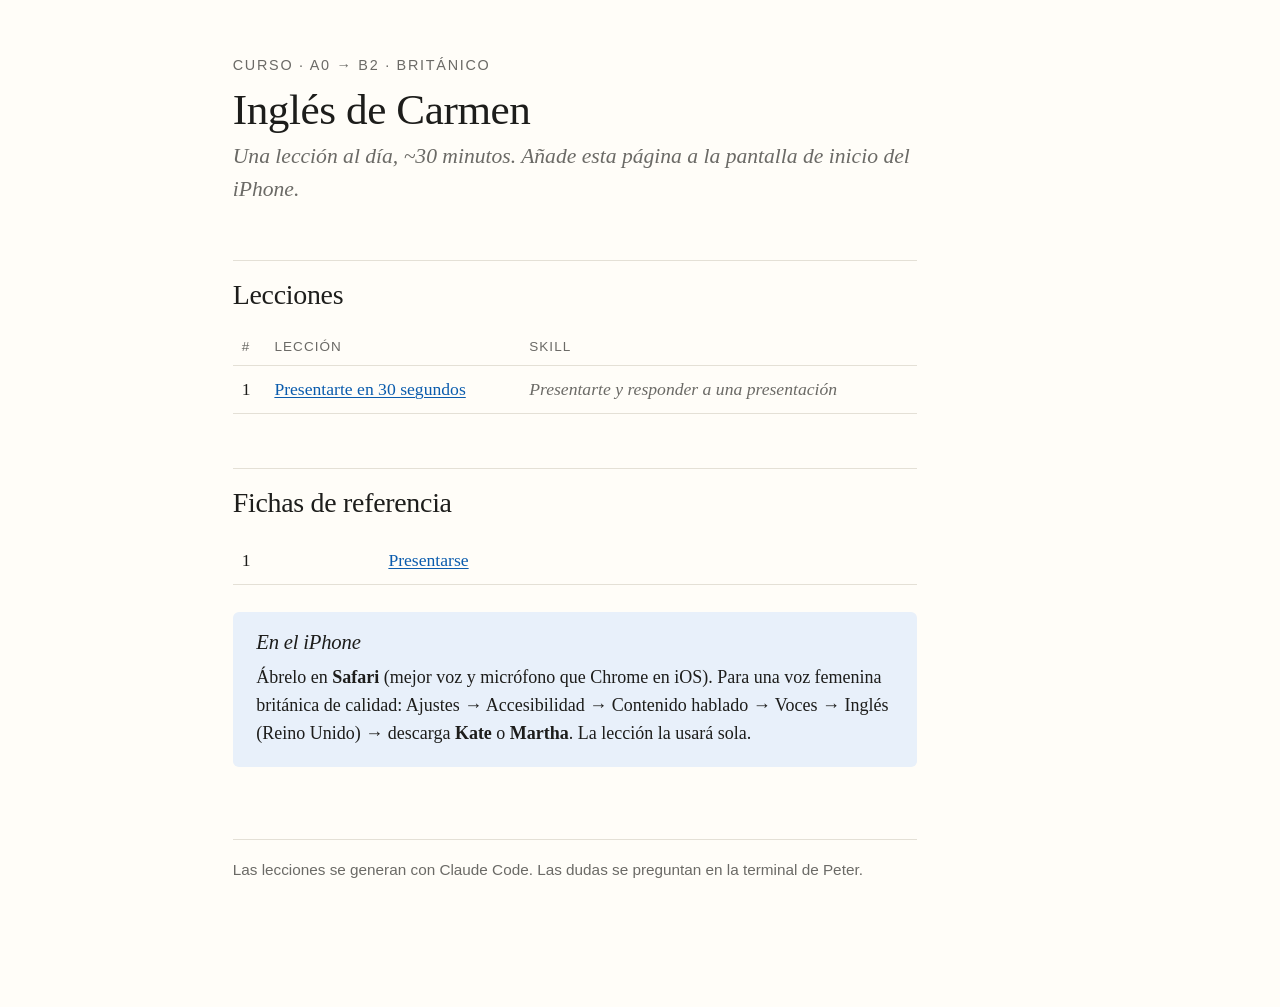
<file: index.html>
<!DOCTYPE html>
<html lang="es">
<head>
<meta charset="utf-8">
<meta name="viewport" content="width=device-width, initial-scale=1">
<title>Inglés de Carmen — Curso</title>
<link rel="stylesheet" href="assets/course.css">
<link rel="apple-touch-icon" href="data:,">
</head>
<body>
<article>
<div class="kicker">Curso · A0 → B2 · Británico</div>
<h1>Inglés de Carmen</h1>
<p class="subtitle">Una lección al día, ~30 minutos. Añade esta página a la pantalla de inicio del iPhone.</p>

<h2>Lecciones</h2>
<table class="phrases">
<thead><tr><th>#</th><th>Lección</th><th>Skill</th></tr></thead>
<tbody>
<tr><td>1</td><td><a href="lessons/0001-presentarte.html">Presentarte en 30 segundos</a></td><td class="es">Presentarte y responder a una presentación</td></tr>
</tbody>
</table>

<h2>Fichas de referencia</h2>
<table class="phrases">
<tbody>
<tr><td>1</td><td><a href="reference/0001-presentarse.html">Presentarse</a></td></tr>
</tbody>
</table>

<div class="box tip">
  <h3>En el iPhone</h3>
  <p>Ábrelo en <strong>Safari</strong> (mejor voz y micrófono que Chrome en iOS). Para una voz femenina británica de calidad: Ajustes → Accesibilidad → Contenido hablado → Voces → Inglés (Reino Unido) → descarga <strong>Kate</strong> o <strong>Martha</strong>. La lección la usará sola.</p>
</div>
<footer><p>Las lecciones se generan con Claude Code. Las dudas se preguntan en la terminal de Peter.</p></footer>
</article>
</body>
</html>
</file>
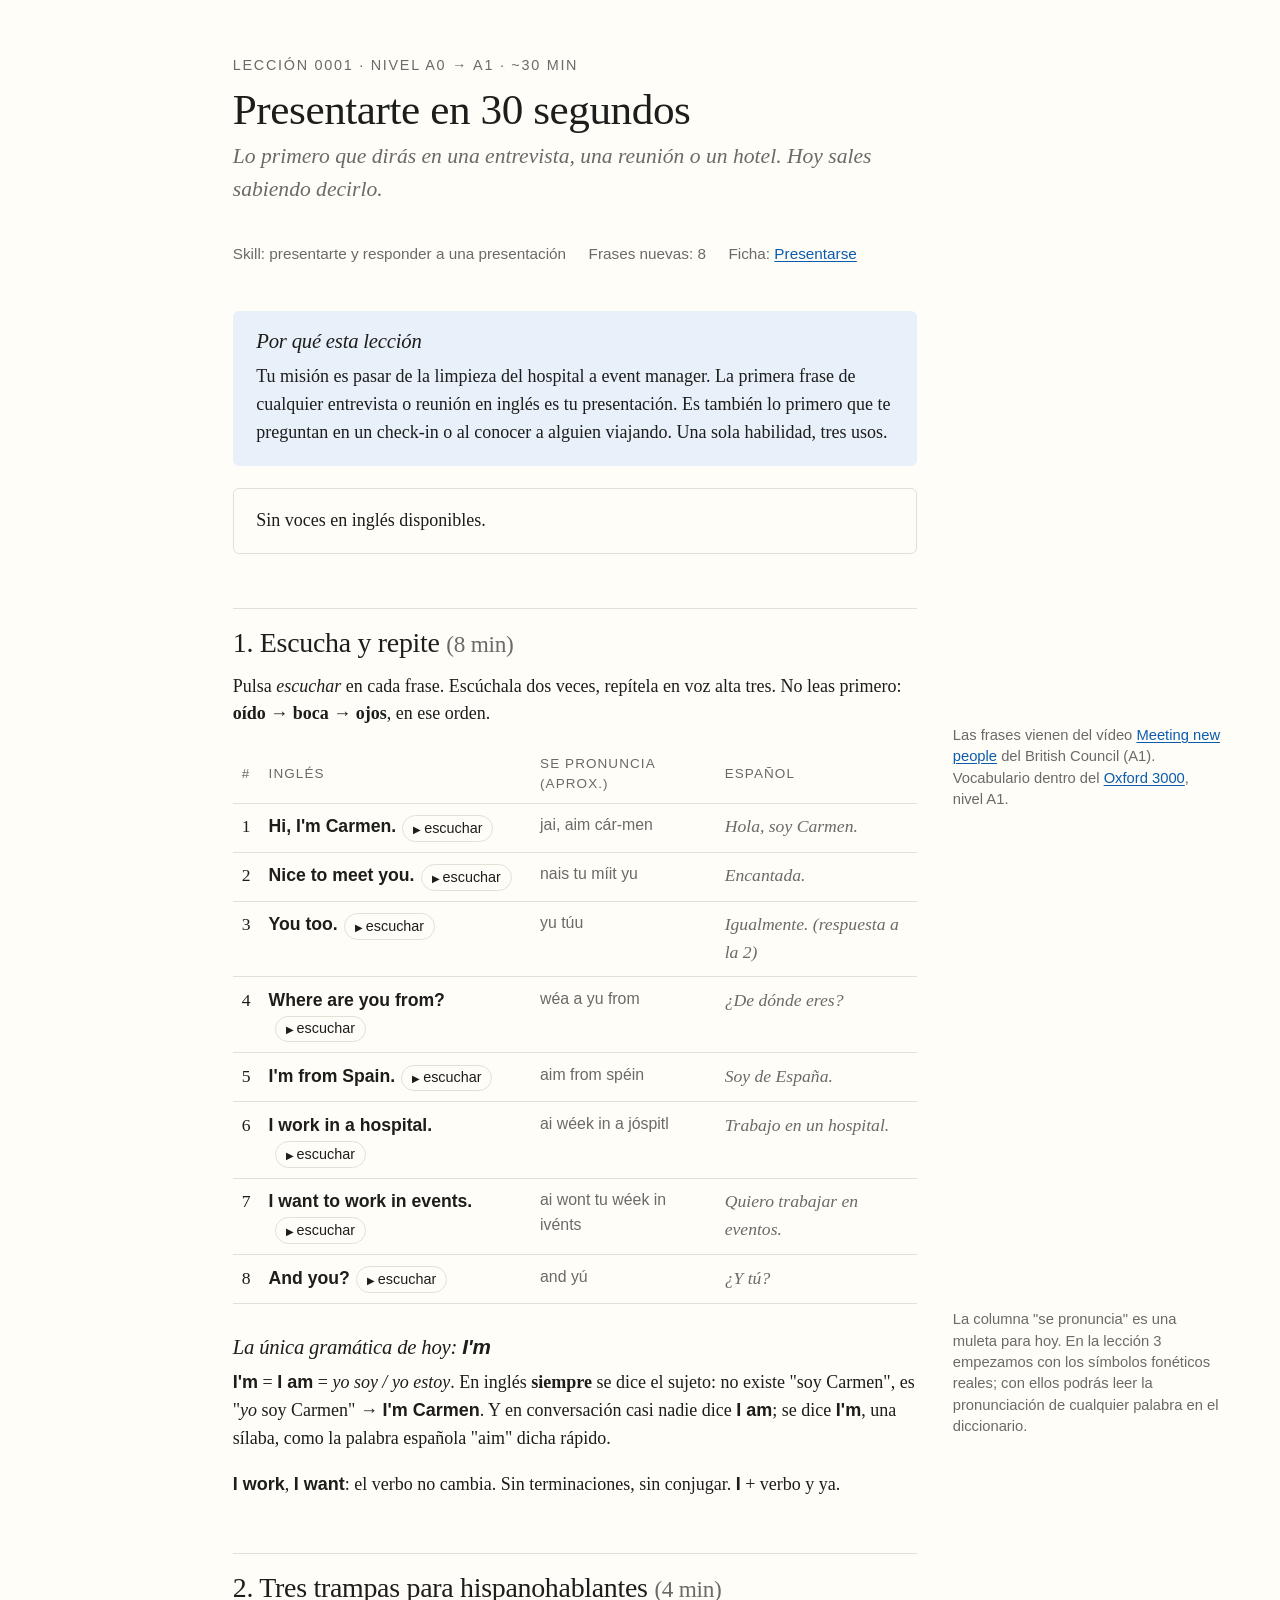
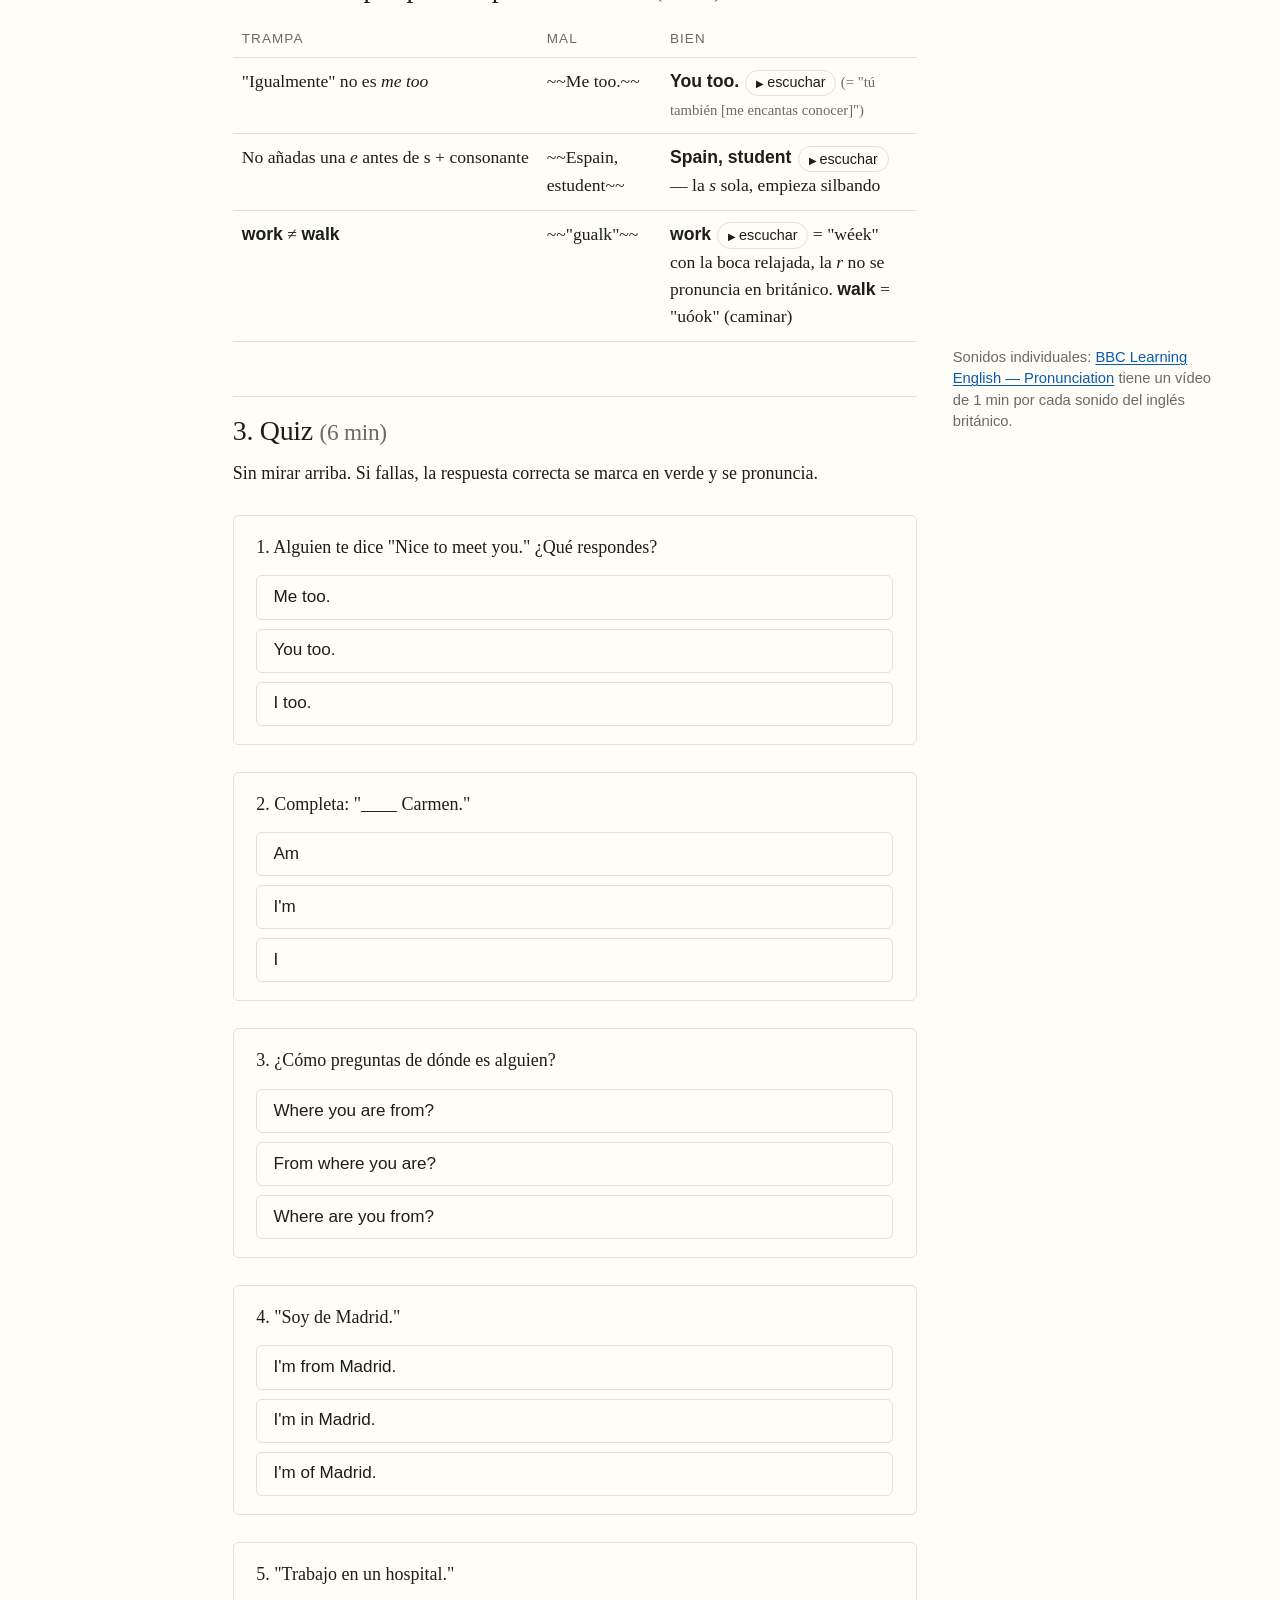
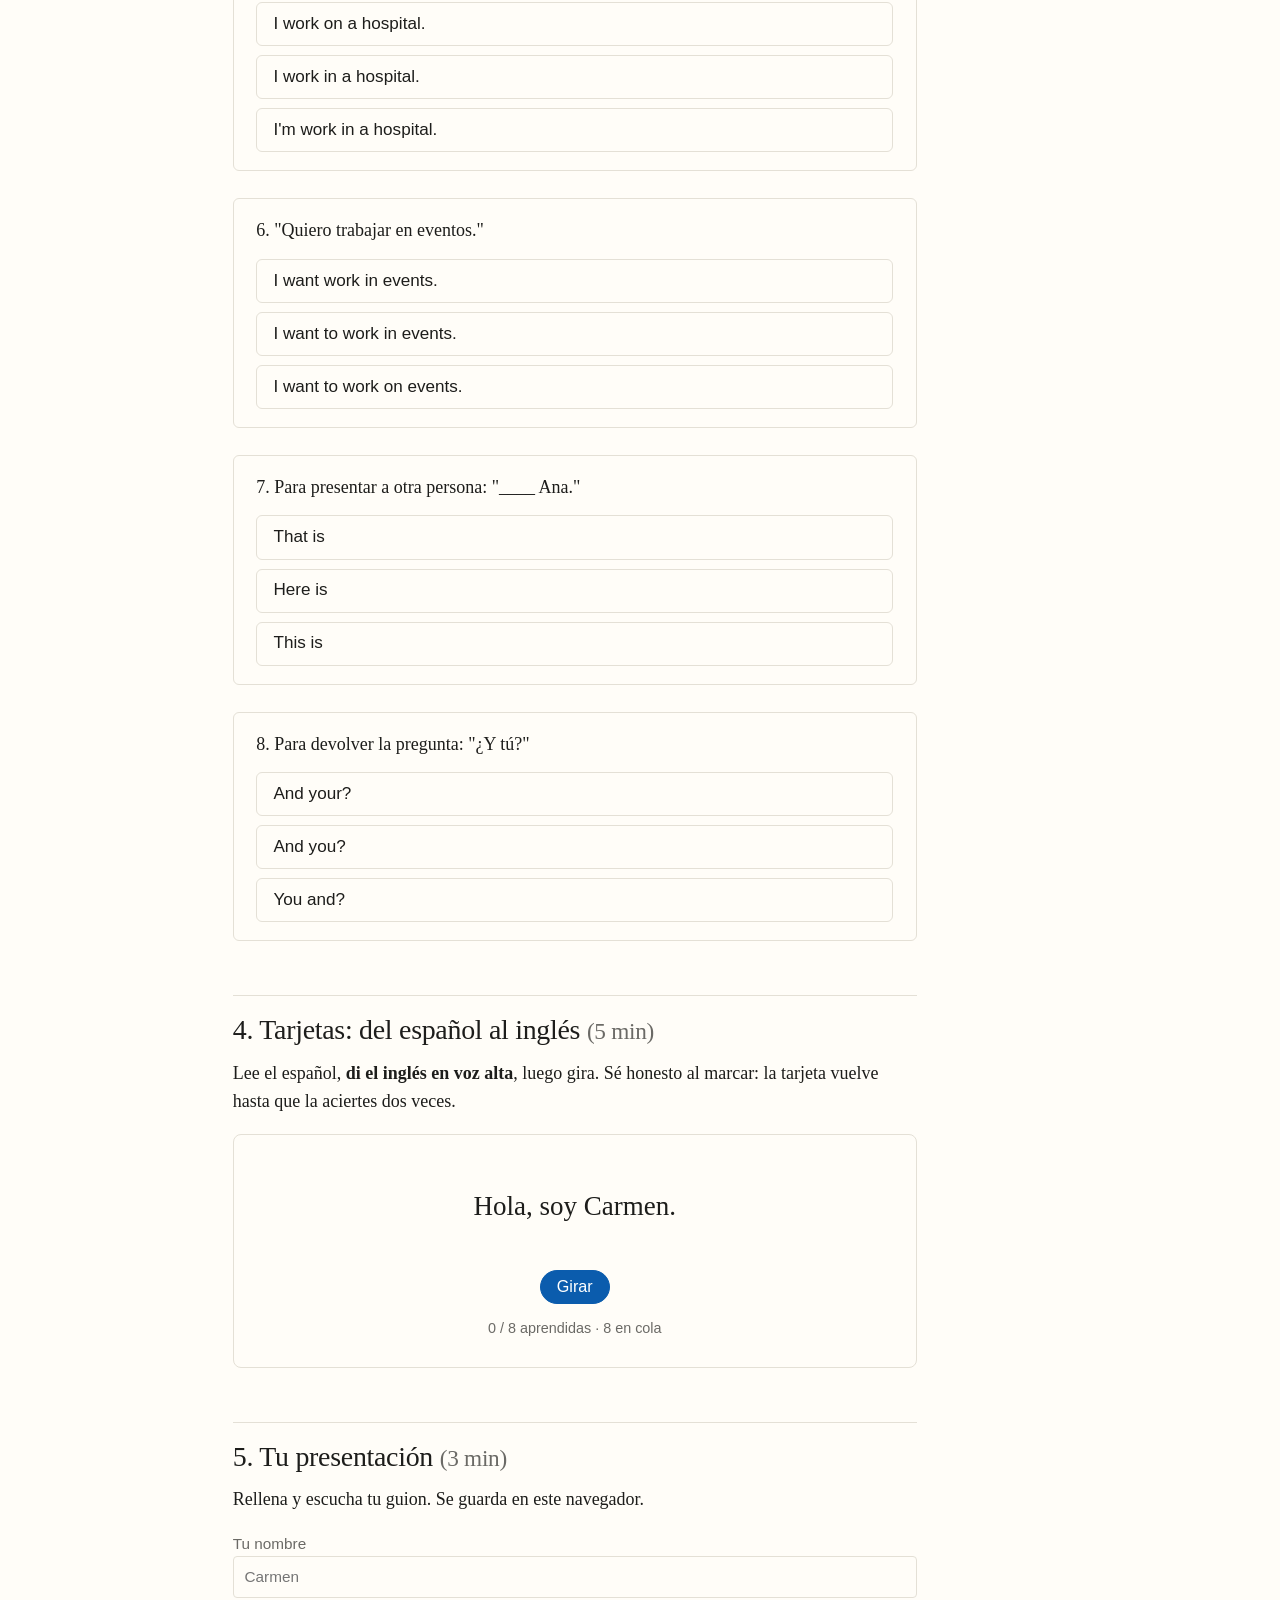
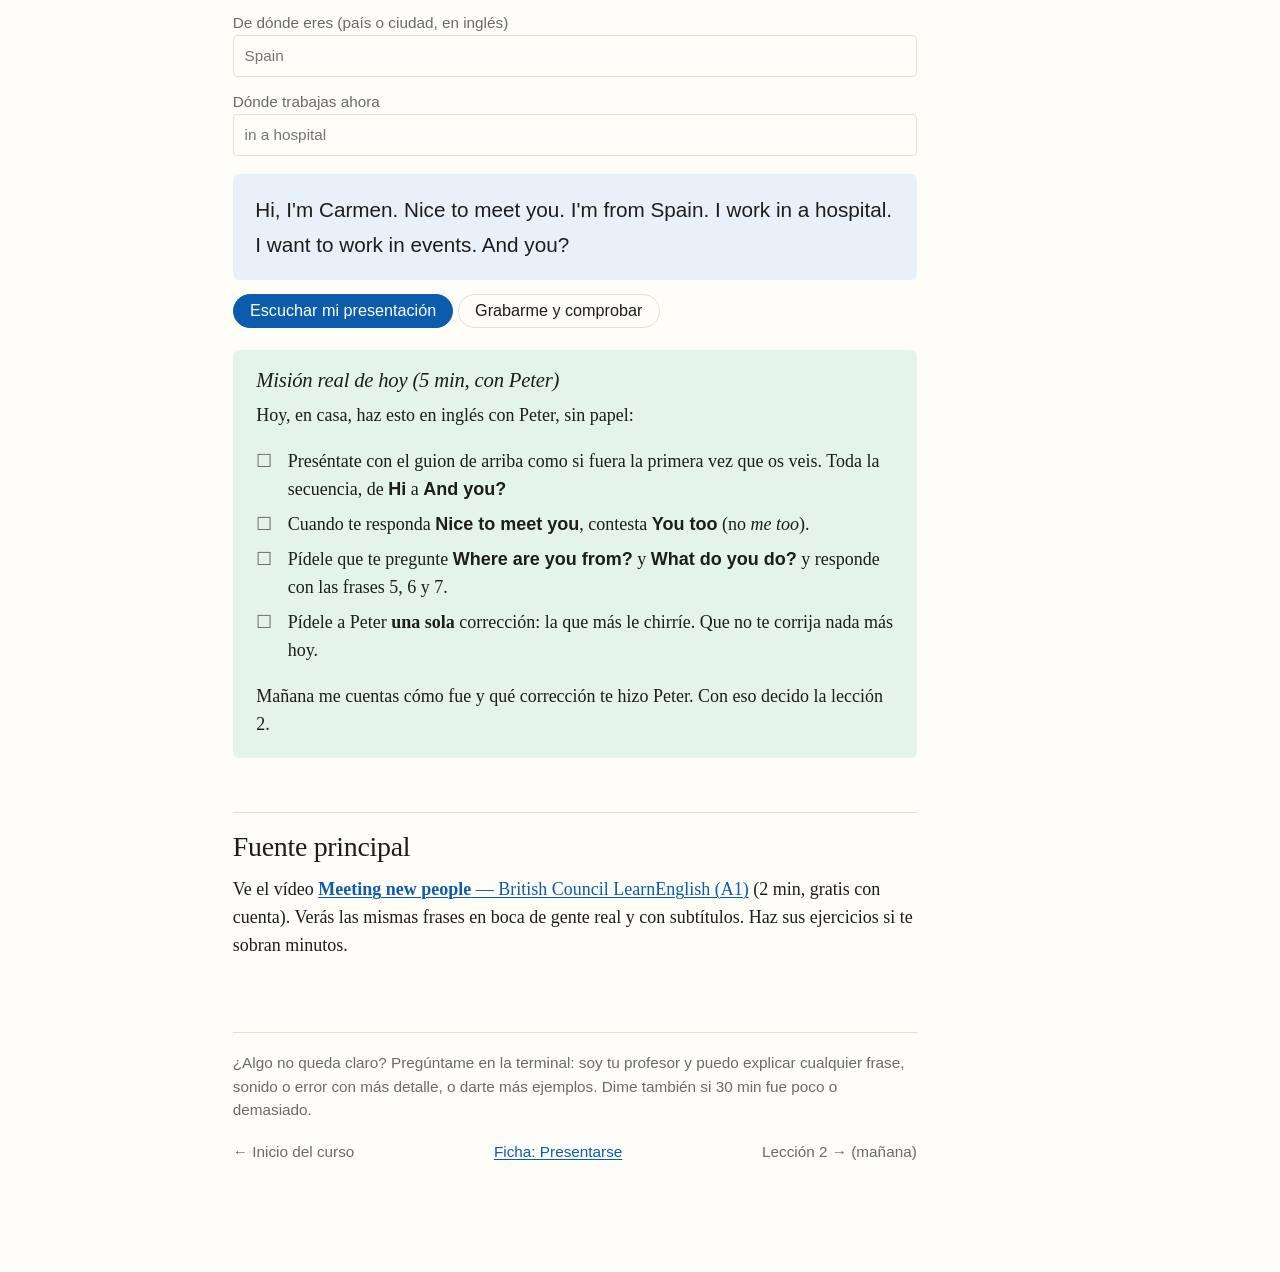
<file: lessons/0001-presentarte.html>
<!DOCTYPE html>
<html lang="es">
<head>
<meta charset="utf-8">
<meta name="viewport" content="width=device-width, initial-scale=1">
<title>Lección 1 — Presentarte en 30 segundos</title>
<link rel="stylesheet" href="../assets/course.css">
<script src="../assets/speak.js"></script>
<script src="../assets/quiz.js"></script>
<script src="../assets/flashcards.js"></script>
</head>
<body>
<article>
<div class="kicker">Lección 0001 · Nivel A0 → A1 · ~30 min</div>
<h1>Presentarte en 30 segundos</h1>
<p class="subtitle">Lo primero que dirás en una entrevista, una reunión o un hotel. Hoy sales sabiendo decirlo.</p>
<div class="meta">
  <span>Skill: presentarte y responder a una presentación</span>
  <span>Frases nuevas: 8</span>
  <span>Ficha: <a href="../reference/0001-presentarse.html">Presentarse</a></span>
</div>

<div class="box tip">
  <h3>Por qué esta lección</h3>
  <p>Tu misión es pasar de la limpieza del hospital a event manager. La primera frase de cualquier entrevista o reunión en inglés es tu presentación. Es también lo primero que te preguntan en un check-in o al conocer a alguien viajando. Una sola habilidad, tres usos.</p>
</div>

<div class="box" data-voice-picker></div>

<h2>1. Escucha y repite <small class="muted">(8 min)</small></h2>
<p>Pulsa <em>escuchar</em> en cada frase. Escúchala dos veces, repítela en voz alta tres. No leas primero: <strong>oído → boca → ojos</strong>, en ese orden.</p>
<p class="sidenote">Las frases vienen del vídeo <a href="https://learnenglish.britishcouncil.org/free-resources/speaking/a1/meeting-new-people">Meeting new people</a> del British Council (A1). Vocabulario dentro del <a href="https://www.oxfordlearnersdictionaries.com/external/pdf/wordlists/oxford-3000-5000/The_Oxford_3000_by_CEFR_level.pdf">Oxford 3000</a>, nivel A1.</p>

<table class="phrases">
<thead><tr><th>#</th><th>Inglés</th><th>Se pronuncia (aprox.)</th><th>Español</th></tr></thead>
<tbody>
<tr><td>1</td><td><span class="en" data-say="Hi, I'm Carmen.">Hi, I'm Carmen.</span></td><td class="ipa">jai, aim cár-men</td><td class="es">Hola, soy Carmen.</td></tr>
<tr><td>2</td><td><span class="en" data-say="Nice to meet you.">Nice to meet you.</span></td><td class="ipa">nais tu míit yu</td><td class="es">Encantada.</td></tr>
<tr><td>3</td><td><span class="en" data-say="You too.">You too.</span></td><td class="ipa">yu túu</td><td class="es">Igualmente. <em>(respuesta a la 2)</em></td></tr>
<tr><td>4</td><td><span class="en" data-say="Where are you from?">Where are you from?</span></td><td class="ipa">wéa a yu from</td><td class="es">¿De dónde eres?</td></tr>
<tr><td>5</td><td><span class="en" data-say="I'm from Spain.">I'm from Spain.</span></td><td class="ipa">aim from spéin</td><td class="es">Soy de España.</td></tr>
<tr><td>6</td><td><span class="en" data-say="I work in a hospital.">I work in a hospital.</span></td><td class="ipa">ai wéek in a jóspitl</td><td class="es">Trabajo en un hospital.</td></tr>
<tr><td>7</td><td><span class="en" data-say="I want to work in events.">I want to work in events.</span></td><td class="ipa">ai wont tu wéek in ivénts</td><td class="es">Quiero trabajar en eventos.</td></tr>
<tr><td>8</td><td><span class="en" data-say="And you?">And you?</span></td><td class="ipa">and yú</td><td class="es">¿Y tú?</td></tr>
</tbody>
</table>
<p class="sidenote">La columna "se pronuncia" es una muleta para hoy. En la lección 3 empezamos con los símbolos fonéticos reales; con ellos podrás leer la pronunciación de cualquier palabra en el diccionario.</p>

<h3>La única gramática de hoy: <span class="en">I'm</span></h3>
<p><span class="en">I'm</span> = <span class="en">I am</span> = <em>yo soy / yo estoy</em>. En inglés <strong>siempre</strong> se dice el sujeto: no existe "soy Carmen", es "<em>yo</em> soy Carmen" → <span class="en">I'm Carmen</span>. Y en conversación casi nadie dice <span class="en">I am</span>; se dice <span class="en">I'm</span>, una sílaba, como la palabra española "aim" dicha rápido.</p>
<p><span class="en">I work</span>, <span class="en">I want</span>: el verbo no cambia. Sin terminaciones, sin conjugar. <span class="en">I</span> + verbo y ya.</p>

<h2>2. Tres trampas para hispanohablantes <small class="muted">(4 min)</small></h2>
<table class="phrases">
<thead><tr><th>Trampa</th><th>Mal</th><th>Bien</th></tr></thead>
<tbody>
<tr><td>"Igualmente" no es <em>me too</em></td><td>~~Me too.~~</td><td><span class="en" data-say="You too.">You too.</span> <small class="muted">(= "tú también [me encantas conocer]")</small></td></tr>
<tr><td>No añadas una <em>e</em> antes de s + consonante</td><td>~~Espain, estudent~~</td><td><span class="en" data-say="Spain. Student.">Spain, student</span> — la <em>s</em> sola, empieza silbando</td></tr>
<tr><td><span class="en">work</span> ≠ <span class="en">walk</span></td><td>~~"gualk"~~</td><td><span class="en" data-say="work. walk.">work</span> = "wéek" con la boca relajada, la <em>r</em> no se pronuncia en británico. <span class="en">walk</span> = "uóok" (caminar)</td></tr>
</tbody>
</table>
<p class="sidenote">Sonidos individuales: <a href="https://www.bbc.co.uk/learningenglish/english/features/pronunciation">BBC Learning English — Pronunciation</a> tiene un vídeo de 1 min por cada sonido del inglés británico.</p>

<h2>3. Quiz <small class="muted">(6 min)</small></h2>
<p>Sin mirar arriba. Si fallas, la respuesta correcta se marca en verde y se pronuncia.</p>
<div id="quiz"></div>

<h2>4. Tarjetas: del español al inglés <small class="muted">(5 min)</small></h2>
<p>Lee el español, <strong>di el inglés en voz alta</strong>, luego gira. Sé honesto al marcar: la tarjeta vuelve hasta que la aciertes dos veces.</p>
<div id="cards"></div>

<h2>5. Tu presentación <small class="muted">(3 min)</small></h2>
<p>Rellena y escucha tu guion. Se guarda en este navegador.</p>
<div class="builder">
  <label>Tu nombre <input id="b-name" placeholder="Carmen"></label>
  <label>De dónde eres (país o ciudad, en inglés) <input id="b-from" placeholder="Spain"></label>
  <label>Dónde trabajas ahora <input id="b-job" placeholder="in a hospital"></label>
  <div class="script" id="script"></div>
  <span hidden data-say="Hi, I'm Carmen. Nice to meet you. I'm from Spain. I work in a hospital. I want to work in events. And you?"></span>
  <p style="margin-top:.75rem"><button class="primary" id="b-say">Escuchar mi presentación</button> <button id="b-listen">Grabarme y comprobar</button> <span id="b-result" class="muted" style="font-family:var(--sans);font-size:.85rem"></span></p>
</div>

<div class="box task">
  <h3>Misión real de hoy (5 min, con Peter)</h3>
  <p>Hoy, en casa, haz esto en inglés con Peter, sin papel:</p>
  <ul class="check">
    <li>Preséntate con el guion de arriba como si fuera la primera vez que os veis. Toda la secuencia, de <span class="en">Hi</span> a <span class="en">And you?</span></li>
    <li>Cuando te responda <span class="en">Nice to meet you</span>, contesta <span class="en">You too</span> (no <em>me too</em>).</li>
    <li>Pídele que te pregunte <span class="en">Where are you from?</span> y <span class="en">What do you do?</span> y responde con las frases 5, 6 y 7.</li>
    <li>Pídele a Peter <strong>una sola</strong> corrección: la que más le chirríe. Que no te corrija nada más hoy.</li>
  </ul>
  <p>Mañana me cuentas cómo fue y qué corrección te hizo Peter. Con eso decido la lección 2.</p>
</div>

<h2>Fuente principal</h2>
<p>Ve el vídeo <a href="https://learnenglish.britishcouncil.org/free-resources/speaking/a1/meeting-new-people"><strong>Meeting new people</strong> — British Council LearnEnglish (A1)</a> (2 min, gratis con cuenta). Verás las mismas frases en boca de gente real y con subtítulos. Haz sus ejercicios si te sobran minutos.</p>

<footer>
  <p>¿Algo no queda claro? Pregúntame en la terminal: soy tu profesor y puedo explicar cualquier frase, sonido o error con más detalle, o darte más ejemplos. Dime también si 30 min fue poco o demasiado.</p>
  <nav class="lessons"><span>← Inicio del curso</span><span><a href="../reference/0001-presentarse.html">Ficha: Presentarse</a></span><span>Lección 2 →  (mañana)</span></nav>
</footer>
</article>

<script>
Quiz.render(document.getElementById("quiz"), [
  { q: 'Alguien te dice "Nice to meet you." ¿Qué respondes?', options: ["You too.", "Me too.", "I too."], answer: 0,
    explain: '"You too" = "[encantado de conocerte] a ti también". "Me too" significa "yo también" y aquí suena raro.' },
  { q: 'Completa: "____ Carmen."', options: ["I'm", "I", "Am"], answer: 0,
    explain: 'Siempre sujeto + verbo: I + am → I\'m. Nunca "Am Carmen" ni "I Carmen".' },
  { q: '¿Cómo preguntas de dónde es alguien?', options: ["Where are you from?", "Where you are from?", "From where you are?"], answer: 0,
    explain: 'En preguntas, "are" va delante de "you": Where ARE you from?' },
  { q: '"Soy de Madrid."', options: ["I'm from Madrid.", "I'm of Madrid.", "I'm in Madrid."], answer: 0,
    explain: '"de" de origen = from. "In Madrid" sería "estoy en Madrid" (ahora mismo).' },
  { q: '"Trabajo en un hospital."', options: ["I work in a hospital.", "I work on a hospital.", "I'm work in a hospital."], answer: 0,
    explain: 'Sin "am" delante de otro verbo: I work, no "I\'m work". Lugar cerrado = in.' },
  { q: '"Quiero trabajar en eventos."', options: ["I want to work in events.", "I want work in events.", "I want to work on events."], answer: 0,
    explain: 'want + TO + verbo. Sector/área = in: in events, in marketing, in sales.' },
  { q: 'Para presentar a otra persona: "____ Ana."', options: ["This is", "Here is", "That is"], answer: 0,
    explain: '"This is Ana" es la forma estándar de presentar a alguien, aunque esté lejos.' },
  { q: 'Para devolver la pregunta: "¿Y tú?"', options: ["And you?", "And your?", "You and?"], answer: 0,
    explain: '"you" = tú / te / ti. "your" = tu (posesivo): your name, your job.' }
]);

Flashcards.render(document.getElementById("cards"), [
  { front: "Hola, soy Carmen.", back: "Hi, I'm Carmen." },
  { front: "Encantada.", back: "Nice to meet you." },
  { front: "Igualmente.", back: "You too." },
  { front: "¿De dónde eres?", back: "Where are you from?" },
  { front: "Soy de España.", back: "I'm from Spain." },
  { front: "Trabajo en un hospital.", back: "I work in a hospital." },
  { front: "Quiero trabajar en eventos.", back: "I want to work in events." },
  { front: "¿Y tú?", back: "And you?" }
]);

// Guion personal
const F = ["name", "from", "job"];
const els = Object.fromEntries(F.map(k => [k, document.getElementById("b-" + k)]));
function scriptText() {
  const n = els.name.value.trim() || "Carmen", f = els.from.value.trim() || "Spain", j = els.job.value.trim() || "in a hospital";
  return `Hi, I'm ${n}. Nice to meet you. I'm from ${f}. I work ${j}. I want to work in events. And you?`;
}
function update() {
  document.getElementById("script").textContent = scriptText();
  try { localStorage.setItem("l1-builder", JSON.stringify(F.map(k => els[k].value))); } catch (e) {}
}
try { const v = JSON.parse(localStorage.getItem("l1-builder") || "null"); if (v) F.forEach((k, i) => els[k].value = v[i] || ""); } catch (e) {}
F.forEach(k => els[k].addEventListener("input", update)); update();
document.getElementById("b-say").onclick = () => Speak.say(scriptText(), 0.8);
document.getElementById("b-listen").onclick = () => {
  const out = document.getElementById("b-result"); out.textContent = "Escuchando… di tu presentación entera.";
  Speak.listen(scriptText(), r => {
    if (r.unsupported) return out.textContent = "Tu navegador no reconoce voz. Usa Chrome para esta parte, o simplemente grábate con el móvil y compara.";
    if (r.error) return out.textContent = "No pude escuchar (" + r.error + "). Permite el micrófono y prueba otra vez.";
    out.textContent = (r.ok ? "✓ Entendido perfectamente: " : "Entendí: ") + '"' + r.heard + '". ' + (r.ok ? "" : "Compara con el guion y repite la parte que difiere.");
  });
};
</script>
</body>
</html>
</file>
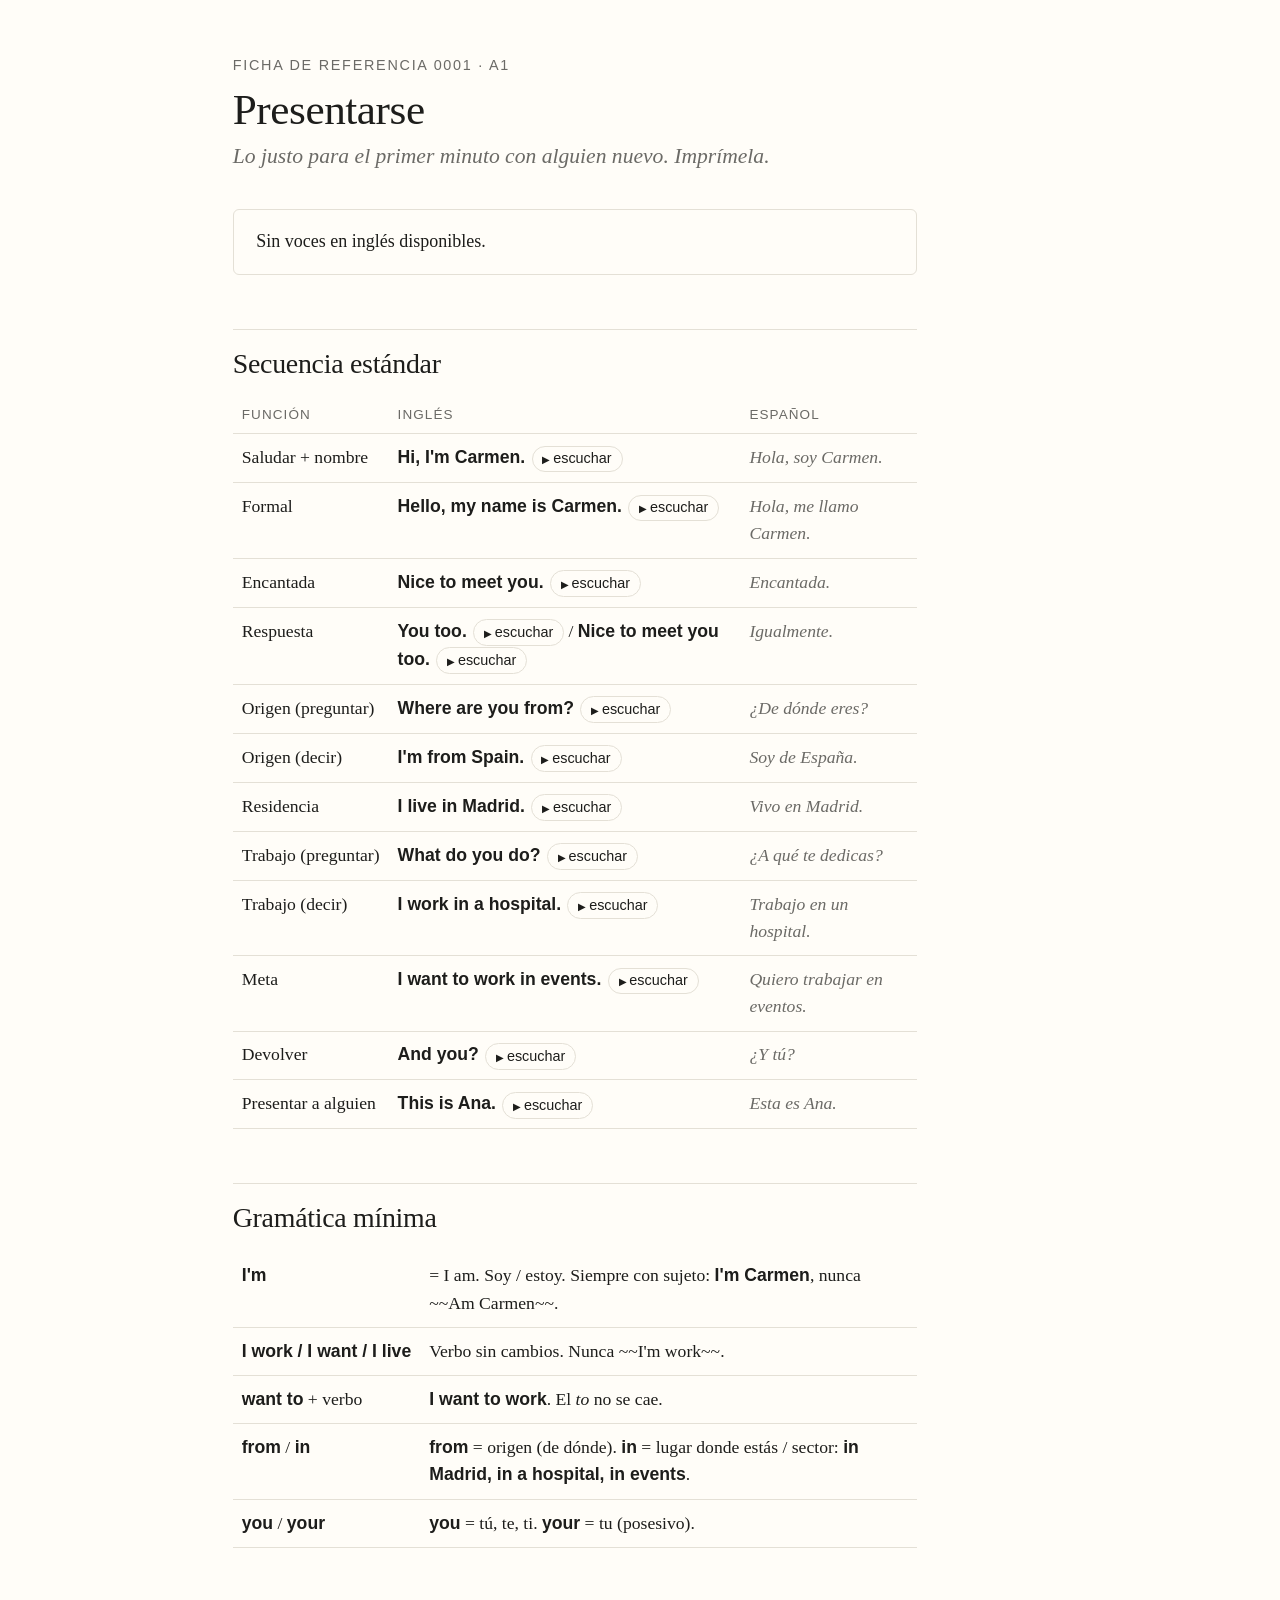
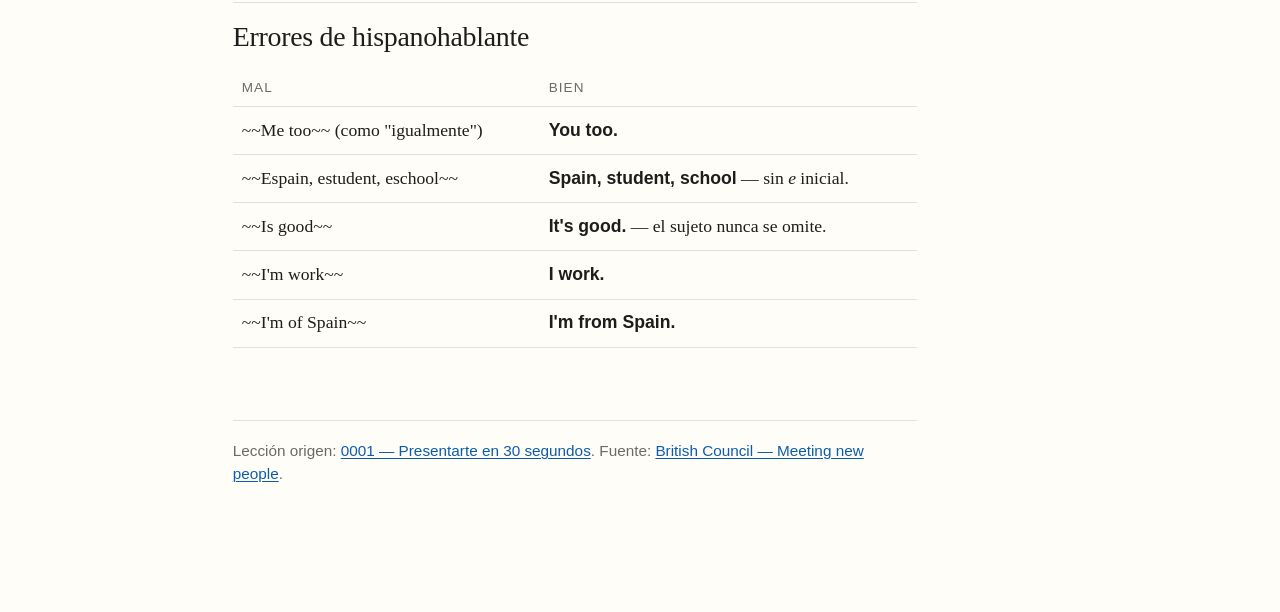
<file: reference/0001-presentarse.html>
<!DOCTYPE html>
<html lang="es">
<head>
<meta charset="utf-8">
<meta name="viewport" content="width=device-width, initial-scale=1">
<title>Ficha 1 — Presentarse</title>
<link rel="stylesheet" href="../assets/course.css">
<script src="../assets/speak.js"></script>
</head>
<body>
<article>
<div class="kicker">Ficha de referencia 0001 · A1</div>
<h1>Presentarse</h1>
<p class="subtitle">Lo justo para el primer minuto con alguien nuevo. Imprímela.</p>

<div class="box" data-voice-picker></div>

<h2>Secuencia estándar</h2>
<table class="phrases">
<thead><tr><th>Función</th><th>Inglés</th><th>Español</th></tr></thead>
<tbody>
<tr><td>Saludar + nombre</td><td><span class="en" data-say="Hi, I'm Carmen.">Hi, I'm Carmen.</span></td><td class="es">Hola, soy Carmen.</td></tr>
<tr><td>Formal</td><td><span class="en" data-say="Hello, my name is Carmen.">Hello, my name is Carmen.</span></td><td class="es">Hola, me llamo Carmen.</td></tr>
<tr><td>Encantada</td><td><span class="en" data-say="Nice to meet you.">Nice to meet you.</span></td><td class="es">Encantada.</td></tr>
<tr><td>Respuesta</td><td><span class="en" data-say="You too.">You too.</span> / <span class="en" data-say="Nice to meet you too.">Nice to meet you too.</span></td><td class="es">Igualmente.</td></tr>
<tr><td>Origen (preguntar)</td><td><span class="en" data-say="Where are you from?">Where are you from?</span></td><td class="es">¿De dónde eres?</td></tr>
<tr><td>Origen (decir)</td><td><span class="en" data-say="I'm from Spain.">I'm from Spain.</span></td><td class="es">Soy de España.</td></tr>
<tr><td>Residencia</td><td><span class="en" data-say="I live in Madrid.">I live in Madrid.</span></td><td class="es">Vivo en Madrid.</td></tr>
<tr><td>Trabajo (preguntar)</td><td><span class="en" data-say="What do you do?">What do you do?</span></td><td class="es">¿A qué te dedicas?</td></tr>
<tr><td>Trabajo (decir)</td><td><span class="en" data-say="I work in a hospital.">I work in a hospital.</span></td><td class="es">Trabajo en un hospital.</td></tr>
<tr><td>Meta</td><td><span class="en" data-say="I want to work in events.">I want to work in events.</span></td><td class="es">Quiero trabajar en eventos.</td></tr>
<tr><td>Devolver</td><td><span class="en" data-say="And you?">And you?</span></td><td class="es">¿Y tú?</td></tr>
<tr><td>Presentar a alguien</td><td><span class="en" data-say="This is Ana.">This is Ana.</span></td><td class="es">Esta es Ana.</td></tr>
</tbody>
</table>

<h2>Gramática mínima</h2>
<table class="phrases">
<tbody>
<tr><td><span class="en">I'm</span></td><td>= I am. Soy / estoy. Siempre con sujeto: <span class="en">I'm Carmen</span>, nunca ~~Am Carmen~~.</td></tr>
<tr><td><span class="en">I work / I want / I live</span></td><td>Verbo sin cambios. Nunca ~~I'm work~~.</td></tr>
<tr><td><span class="en">want to</span> + verbo</td><td><span class="en">I want to work</span>. El <em>to</em> no se cae.</td></tr>
<tr><td><span class="en">from</span> / <span class="en">in</span></td><td><span class="en">from</span> = origen (de dónde). <span class="en">in</span> = lugar donde estás / sector: <span class="en">in Madrid, in a hospital, in events</span>.</td></tr>
<tr><td><span class="en">you</span> / <span class="en">your</span></td><td><span class="en">you</span> = tú, te, ti. <span class="en">your</span> = tu (posesivo).</td></tr>
</tbody>
</table>

<h2>Errores de hispanohablante</h2>
<table class="phrases">
<thead><tr><th>Mal</th><th>Bien</th></tr></thead>
<tbody>
<tr><td>~~Me too~~ (como "igualmente")</td><td><span class="en">You too.</span></td></tr>
<tr><td>~~Espain, estudent, eschool~~</td><td><span class="en">Spain, student, school</span> — sin <em>e</em> inicial.</td></tr>
<tr><td>~~Is good~~</td><td><span class="en">It's good.</span> — el sujeto nunca se omite.</td></tr>
<tr><td>~~I'm work~~</td><td><span class="en">I work.</span></td></tr>
<tr><td>~~I'm of Spain~~</td><td><span class="en">I'm from Spain.</span></td></tr>
</tbody>
</table>

<footer>
  <p>Lección origen: <a href="../lessons/0001-presentarte.html">0001 — Presentarte en 30 segundos</a>. Fuente: <a href="https://learnenglish.britishcouncil.org/free-resources/speaking/a1/meeting-new-people">British Council — Meeting new people</a>.</p>
</footer>
</article>
</body>
</html>
</file>
<file: assets/course.css>
/* Curso de inglés — hoja de estilos compartida. Todas las lecciones y referencias la enlazan. */
:root {
  --bg: #fffdf8;
  --ink: #1d1d1b;
  --muted: #6b6a66;
  --rule: #e4e0d6;
  --accent: #0b5cad;        /* azul británico sobrio */
  --accent-soft: #e8f0fa;
  --ok: #1e7f4f;
  --ok-soft: #e4f4ea;
  --bad: #b3261e;
  --bad-soft: #fbe9e7;
  --warn-soft: #fff4d6;
  --serif: "Iowan Old Style", "Palatino Linotype", Palatino, "Book Antiqua", Georgia, serif;
  --sans: -apple-system, BlinkMacSystemFont, "Segoe UI", Helvetica, Arial, sans-serif;
  --mono: "SF Mono", Menlo, Consolas, monospace;
  --measure: 38rem;
}
@media (prefers-color-scheme: dark) {
  :root {
    --bg: #16171a; --ink: #ebe8e1; --muted: #a09d96; --rule: #2e2f34;
    --accent: #7fb2ec; --accent-soft: #1b2a3d;
    --ok: #6fcf97; --ok-soft: #173224; --bad: #f28b82; --bad-soft: #3a1f1d; --warn-soft: #3a3320;
  }
}
* { box-sizing: border-box; }
html { font-size: 112.5%; }
body {
  margin: 0; background: var(--bg); color: var(--ink);
  font-family: var(--serif); line-height: 1.55;
  padding: 3rem 1.25rem 6rem;
}
main, article { max-width: var(--measure); margin: 0 auto; }
h1, h2, h3 { font-weight: 400; line-height: 1.15; letter-spacing: -0.01em; }
h1 { font-size: 2.4rem; margin: 0 0 .25rem; }
h2 { font-size: 1.55rem; margin: 3rem 0 .75rem; padding-top: 1rem; border-top: 1px solid var(--rule); }
h3 { font-size: 1.15rem; margin: 1.75rem 0 .5rem; font-style: italic; }
p { margin: 0 0 1rem; }
a { color: var(--accent); text-decoration-thickness: 1px; text-underline-offset: 2px; }
small, .muted { color: var(--muted); }
.kicker { font-family: var(--sans); font-size: .8rem; text-transform: uppercase; letter-spacing: .12em; color: var(--muted); margin-bottom: .5rem; }
.subtitle { font-size: 1.2rem; color: var(--muted); font-style: italic; margin-bottom: 2rem; }
.meta { font-family: var(--sans); font-size: .85rem; color: var(--muted); display: flex; gap: 1.25rem; flex-wrap: wrap; margin-bottom: 2.5rem; }

/* Notas al margen, estilo Tufte. En pantallas estrechas se vuelven bloques. */
.sidenote { font-family: var(--sans); font-size: .82rem; line-height: 1.45; color: var(--muted);
  border-left: 2px solid var(--rule); padding-left: .75rem; margin: .5rem 0 1.25rem; }
@media (min-width: 1100px) {
  body { padding-left: 4rem; }
  main, article { position: relative; margin-left: max(1rem, calc(50% - 24rem)); }
  .sidenote { position: absolute; right: -17rem; width: 15rem; margin-top: -1.2rem; border-left: none; padding-left: 0; }
}

/* Frases en inglés */
.en { font-family: var(--sans); font-weight: 600; color: var(--ink); }
.ipa { font-family: var(--sans); color: var(--muted); font-size: .9em; }
.es { color: var(--muted); font-style: italic; }

/* Tabla de frases */
table.phrases { width: 100%; border-collapse: collapse; margin: 1rem 0 1.5rem; font-size: .98rem; }
table.phrases th { text-align: left; font-family: var(--sans); font-size: .75rem; text-transform: uppercase; letter-spacing: .08em; color: var(--muted); font-weight: 500; padding: .4rem .5rem; border-bottom: 1px solid var(--rule); }
table.phrases td { padding: .55rem .5rem; border-bottom: 1px solid var(--rule); vertical-align: top; }
table.phrases td:first-child { white-space: nowrap; }

/* Cajas */
.box { border: 1px solid var(--rule); border-radius: 6px; padding: 1rem 1.25rem; margin: 1.25rem 0; }
.box.tip { background: var(--accent-soft); border-color: transparent; }
.box.warn { background: var(--warn-soft); border-color: transparent; }
.box.task { background: var(--ok-soft); border-color: transparent; }
.box h3 { margin-top: 0; }
.box > :last-child { margin-bottom: 0; }

/* Botón hablar / genérico */
button, .btn {
  font-family: var(--sans); font-size: .9rem; cursor: pointer;
  border: 1px solid var(--rule); background: var(--bg); color: var(--ink);
  border-radius: 999px; padding: .35rem .9rem; line-height: 1.2;
}
button:hover { border-color: var(--accent); color: var(--accent); }
button.primary { background: var(--accent); color: #fff; border-color: var(--accent); }
button.primary:hover { filter: brightness(1.08); color: #fff; }
button.say { padding: .2rem .55rem; font-size: .8rem; vertical-align: middle; margin-left: .35rem; }
button.say::before { content: "▶ "; font-size: .7em; }
button:disabled { opacity: .5; cursor: default; }

/* Quiz */
.quiz .q { margin: 1.5rem 0; padding: 1rem 1.25rem; border: 1px solid var(--rule); border-radius: 6px; }
.quiz .q-text { font-weight: 500; margin-bottom: .75rem; }
.quiz .opts { display: grid; gap: .5rem; }
.quiz .opt { text-align: left; border-radius: 6px; padding: .6rem .9rem; font-family: var(--sans); font-size: .95rem; }
.quiz .opt.correct { background: var(--ok-soft); border-color: var(--ok); color: var(--ink); }
.quiz .opt.wrong { background: var(--bad-soft); border-color: var(--bad); color: var(--ink); }
.quiz .explain { font-family: var(--sans); font-size: .85rem; color: var(--muted); margin-top: .75rem; display: none; }
.quiz .q.done .explain { display: block; }
.quiz .score { font-family: var(--sans); margin-top: 1rem; padding: .75rem 1rem; border-radius: 6px; background: var(--accent-soft); display: none; }

/* Flashcards */
.fc { border: 1px solid var(--rule); border-radius: 8px; padding: 1.5rem; text-align: center; margin: 1rem 0; }
.fc .face { min-height: 5rem; display: flex; align-items: center; justify-content: center; font-size: 1.5rem; }
.fc .face.back { color: var(--accent); font-family: var(--sans); font-weight: 600; }
.fc .controls { display: flex; gap: .5rem; justify-content: center; flex-wrap: wrap; margin-top: 1rem; }
.fc .progress { font-family: var(--sans); font-size: .8rem; color: var(--muted); margin-top: .75rem; }

/* Formulario de guion */
.builder label { display: block; font-family: var(--sans); font-size: .85rem; color: var(--muted); margin-top: .75rem; }
.builder input { font: inherit; font-family: var(--sans); width: 100%; padding: .45rem .6rem; border: 1px solid var(--rule); border-radius: 4px; background: var(--bg); color: var(--ink); }
.script { font-family: var(--sans); font-size: 1.15rem; line-height: 1.7; padding: 1rem 1.25rem; background: var(--accent-soft); border-radius: 6px; margin-top: 1rem; }

/* Checklist */
ul.check { list-style: none; padding: 0; }
ul.check li { padding-left: 1.75rem; position: relative; margin: .4rem 0; }
ul.check li::before { content: "☐"; position: absolute; left: 0; color: var(--muted); }

footer { margin-top: 4rem; padding-top: 1rem; border-top: 1px solid var(--rule); font-family: var(--sans); font-size: .85rem; color: var(--muted); }
nav.lessons { font-family: var(--sans); font-size: .85rem; display: flex; justify-content: space-between; gap: 1rem; margin-top: 1rem; }

@media print {
  body { padding: 0; background: #fff; color: #000; font-size: 11pt; }
  button, .quiz, .fc, nav.lessons { display: none !important; }
  .sidenote { position: static; width: auto; }
  a { color: #000; text-decoration: none; }
  h2 { break-after: avoid; }
}
</file>
